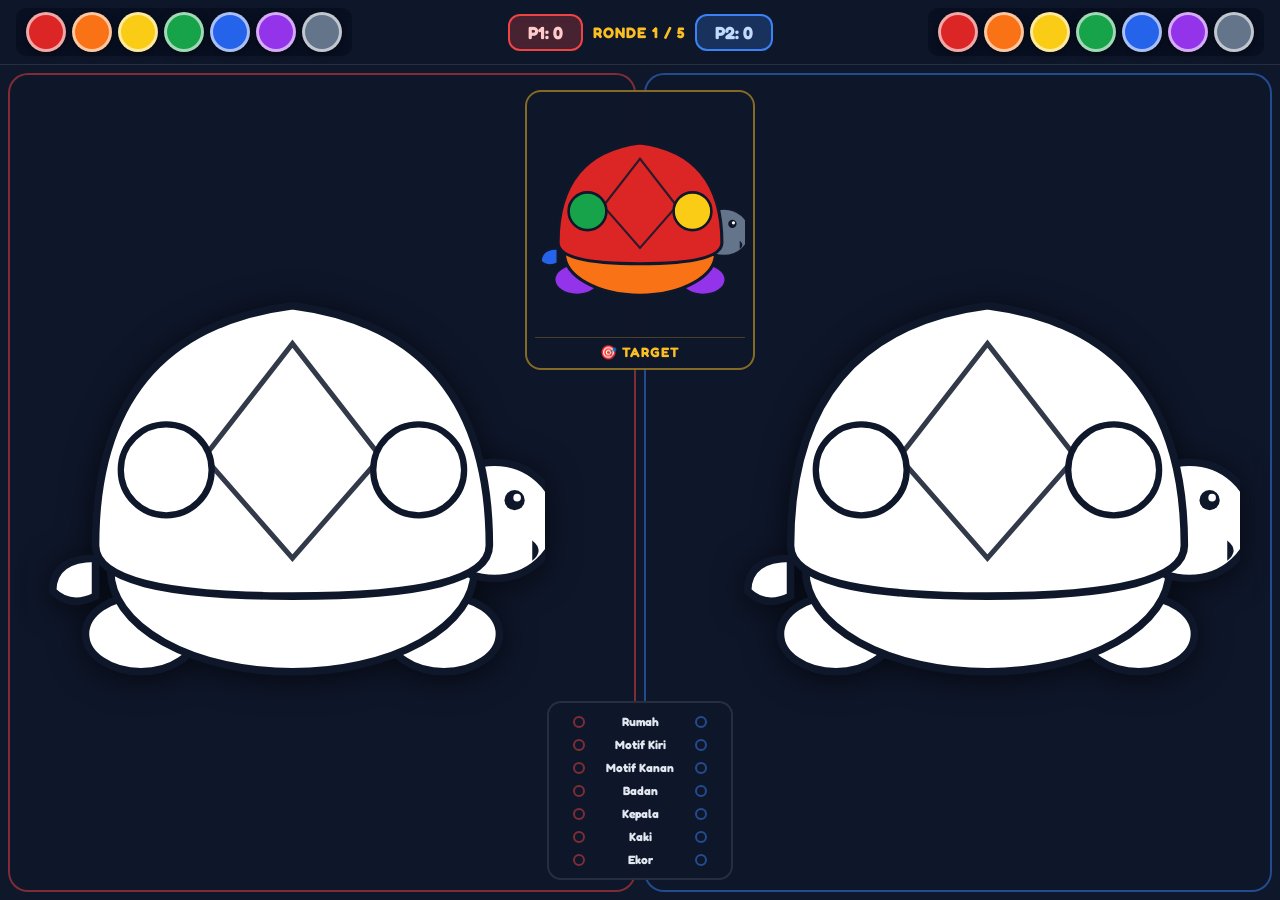
<file: kura.html>
<!DOCTYPE html>
<html lang="id">
<head>
    <meta charset="UTF-8">
    <meta name="viewport" content="width=device-width, initial-scale=1.0">
    <title>Preview Kura-kura — Split View</title>
    <link href="https://fonts.googleapis.com/css2?family=Fredoka:wght@400;600;700&family=Quicksand:wght@500;700&display=swap" rel="stylesheet">
    <style>
        * {
            font-family: 'Fredoka', 'Quicksand', sans-serif;
            box-sizing: border-box;
            margin: 0;
            padding: 0;
        }
        body {
            background: #0f172a;
            color: #fff;
            height: 100vh;
            overflow: hidden;
            display: grid;
            grid-template-rows: auto 1fr;
        }

        /* TOP BAR */
        #topbar {
            display: flex;
            align-items: center;
            justify-content: space-between;
            gap: 12px;
            padding: 8px 16px;
            background: rgba(15, 23, 42, 0.7);
            backdrop-filter: blur(12px);
            border-bottom: 1px solid rgba(255,255,255,0.1);
            min-height: 64px;
        }
        .palette-h {
            display: flex;
            gap: 6px;
            padding: 4px 10px;
            background: rgba(2, 6, 23, 0.4);
            border-radius: 10px;
        }
        .swatch {
            width: 40px;
            height: 40px;
            border-radius: 50%;
            border: 3px solid rgba(255,255,255,0.6);
            box-shadow: 0 2px 8px rgba(0,0,0,0.5);
        }
        .score-badge {
            display: flex;
            align-items: center;
            gap: 8px;
            padding: 6px 18px;
            border-radius: 12px;
            font-weight: 800;
            font-size: 1.1rem;
        }
        .score-p1 { background: rgba(239, 68, 68, 0.25); border: 2px solid #ef4444; color: #fecaca; }
        .score-p2 { background: rgba(59, 130, 246, 0.25); border: 2px solid #3b82f6; color: #bfdbfe; }
        #round-info {
            font-size: 0.95rem;
            font-weight: 800;
            color: #fbbf24;
            letter-spacing: 1px;
            text-transform: uppercase;
        }
        .topbar-center {
            display: flex;
            align-items: center;
            gap: 10px;
            flex-shrink: 0;
        }

        /* STAGE SPLIT */
        #split {
            position: relative;
            display: grid;
            grid-template-columns: 1fr 1fr;
            gap: 8px;
            padding: 8px;
            overflow: hidden;
        }
        .panel {
            position: relative;
            border-radius: 20px;
            overflow: hidden;
            background: rgba(15, 23, 42, 0.5);
            backdrop-filter: blur(10px);
            border: 2px solid;
            display: flex;
            align-items: center;
            justify-content: center;
        }
        .panel.p1 {
            border-color: rgba(239, 68, 68, 0.5);
            justify-content: flex-start;
            padding-left: 30px;
        }
        .panel.p2 {
            border-color: rgba(59, 130, 246, 0.5);
            justify-content: flex-end;
            padding-right: 30px;
        }
        .panel svg {
            width: 85%;
            height: 100%;
            max-width: 85%;
            filter: drop-shadow(0 4px 16px rgba(0,0,0,0.6));
        }

        /* TARGET (TENGAH) */
        #target-panel {
            position: fixed;
            top: 90px;
            left: 50%;
            transform: translateX(-50%);
            width: 230px;
            height: 280px;
            background: rgba(15, 23, 42, 0.95);
            border: 2px solid rgba(251, 191, 36, 0.5);
            border-radius: 16px;
            padding: 8px;
            display: flex;
            flex-direction: column;
            align-items: center;
            justify-content: flex-start;
            z-index: 30;
            backdrop-filter: blur(10px);
            overflow: hidden;
        }
        #target-svg-holder {
            width: 100%;
            flex: 1;
            display: flex;
            align-items: center;
            justify-content: center;
            min-height: 0;
            overflow: hidden;
        }
        #target-panel .label {
            font-size: 0.85rem;
            color: #fbbf24;
            font-weight: 800;
            letter-spacing: 1px;
            text-transform: uppercase;
            width: 100%;
            text-align: center;
            padding-top: 6px;
            margin-top: 4px;
            border-top: 1px solid rgba(251, 191, 36, 0.25);
            flex-shrink: 0;
        }

        /* CHECKLIST */
        #checklist {
            position: fixed;
            bottom: 20px;
            left: 50%;
            transform: translateX(-50%);
            background: rgba(15, 23, 42, 0.95);
            border: 2px solid rgba(255,255,255,0.1);
            border-radius: 14px;
            padding: 8px 14px;
            z-index: 30;
            backdrop-filter: blur(10px);
            max-height: 32vh;
            overflow-y: auto;
        }
        #checklist-items {
            display: flex;
            flex-direction: column;
            gap: 2px;
        }
        .part-check {
            display: flex;
            align-items: center;
            gap: 10px;
            font-size: 0.75rem;
            padding: 3px 10px;
            white-space: nowrap;
        }
        .part-check .lbl {
            font-weight: 700;
            color: #e2e8f0;
            min-width: 90px;
            text-align: center;
            flex: 1;
        }
        .part-check .mark {
            width: 12px;
            height: 12px;
            border-radius: 50%;
            border: 2px solid rgba(255,255,255,0.3);
            flex-shrink: 0;
        }
        .part-check .mark.p1 { border-color: rgba(239, 68, 68, 0.5); }
        .part-check .mark.p2 { border-color: rgba(59, 130, 246, 0.5); }
    </style>
</head>
<body>
    <!-- TOP BAR -->
    <div id="topbar">
        <div class="palette-h" id="palette-p1"></div>
        <div class="topbar-center">
            <div class="score-badge score-p1">P1: 0</div>
            <div id="round-info">Ronde 1 / 5</div>
            <div class="score-badge score-p2">P2: 0</div>
        </div>
        <div class="palette-h" id="palette-p2"></div>
    </div>

    <!-- SPLIT -->
    <div id="split">
        <div class="panel p1" id="stage-p1"></div>
        <div class="panel p2" id="stage-p2"></div>
    </div>

    <!-- TARGET -->
    <div id="target-panel">
        <div id="target-svg-holder"></div>
        <div class="label">🎯 Target</div>
    </div>

    <!-- CHECKLIST -->
    <div id="checklist">
        <div id="checklist-items"></div>
    </div>

    <script src="characters.js"></script>
    <script>
        const PALETTE = ['#DC2626', '#F97316', '#FACC15', '#16A34A', '#2563EB', '#9333EA', '#64748B'];

        const colorsTarget = {
            shell: '#DC2626',
            shellLeft: '#16A34A',
            shellRight: '#FACC15',
            body: '#F97316',
            head: '#64748B',
            legs: '#9333EA',
            tail: '#2563EB'
        };

        const emptyColors = {
            shell: '#ffffff', shellLeft: '#ffffff', shellRight: '#ffffff',
            body: '#ffffff', head: '#ffffff', legs: '#ffffff', tail: '#ffffff'
        };

        // Render target (berwarna)
        document.getElementById('target-svg-holder').innerHTML =
            window.renderCharacter('turtle', colorsTarget);

        // Render P1 & P2 (putih)
        document.getElementById('stage-p1').innerHTML =
            window.renderCharacter('turtle', emptyColors);
        document.getElementById('stage-p2').innerHTML =
            window.renderCharacter('turtle', emptyColors);

        // Build palet
        ['p1', 'p2'].forEach(p => {
            const el = document.getElementById('palette-' + p);
            PALETTE.forEach(c => {
                const s = document.createElement('div');
                s.className = 'swatch';
                s.style.background = c;
                el.appendChild(s);
            });
        });

        // Build checklist
        const parts = [
            { key: 'shell', label: 'Rumah' },
            { key: 'shellLeft', label: 'Motif Kiri' },
            { key: 'shellRight', label: 'Motif Kanan' },
            { key: 'body', label: 'Badan' },
            { key: 'head', label: 'Kepala' },
            { key: 'legs', label: 'Kaki' },
            { key: 'tail', label: 'Ekor' }
        ];
        const cl = document.getElementById('checklist-items');
        parts.forEach(p => {
            const div = document.createElement('div');
            div.className = 'part-check';
            div.innerHTML = `
                <div class="mark p1"></div>
                <div class="lbl">${p.label}</div>
                <div class="mark p2"></div>
            `;
            cl.appendChild(div);
        });
    </script>
</body>
</html>
</file>
